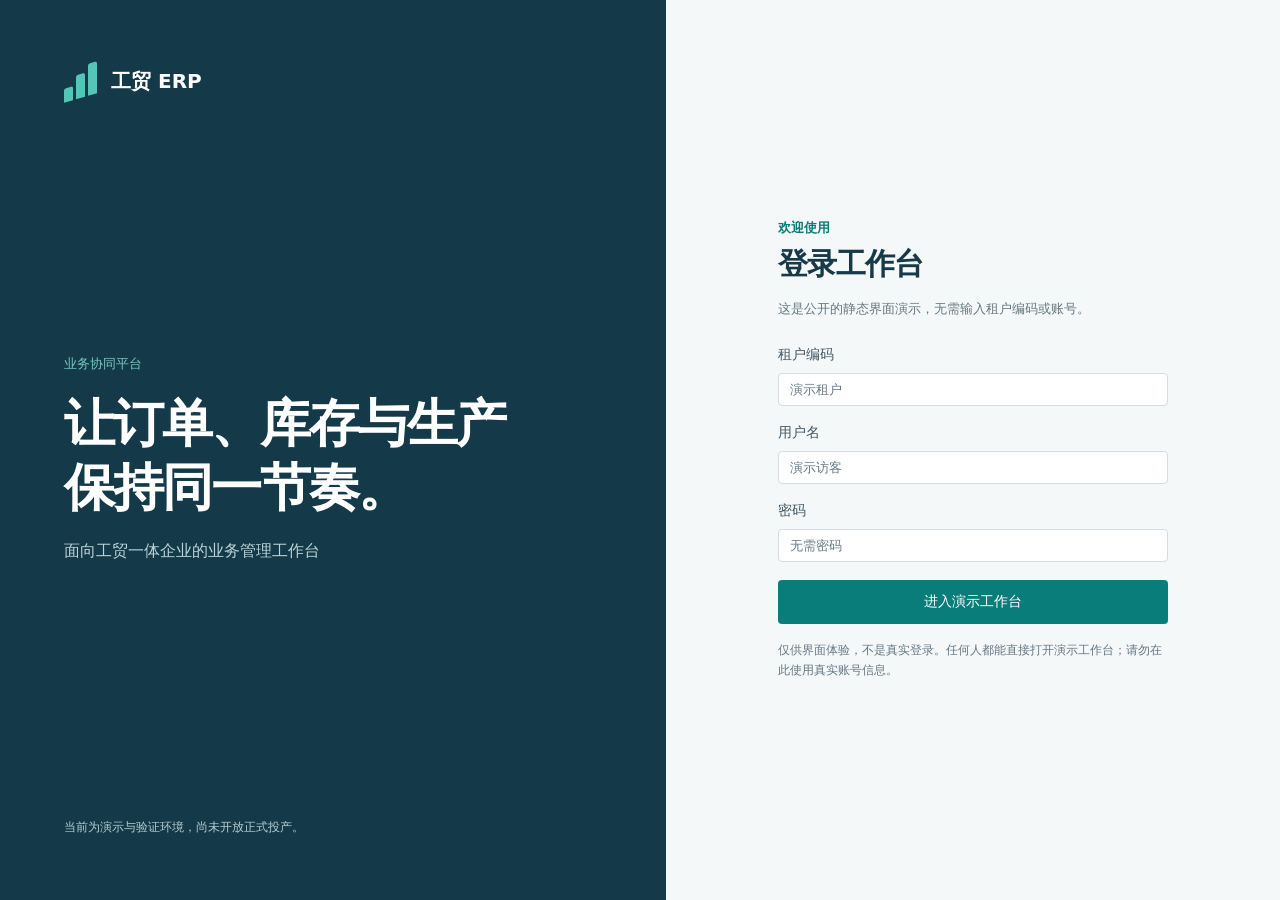
<file: index.html>
<!doctype html>
<html lang="zh-CN">
  <head>
    <meta charset="UTF-8" />
    <meta name="viewport" content="width=device-width, initial-scale=1" />
    <meta http-equiv="Content-Security-Policy" content="default-src 'self'; connect-src 'none'; img-src 'self' data:; script-src 'self'; style-src 'self'; object-src 'none'; base-uri 'none'; form-action 'none'" />
    <meta name="description" content="工贸 ERP 静态界面演示入口。无密码验证，不连接真实 ERP。" />
    <meta name="theme-color" content="#102b3b" />
    <title>进入演示 · 工贸 ERP</title>
    <link rel="stylesheet" href="./styles.css" />
  </head>
  <body class="demo-login-page">
    <a class="skip-link" href="#demo-login-content">跳转到演示入口</a>
    <main class="demo-login-layout" id="demo-login-content">
      <section class="demo-login-intro" aria-label="系统介绍">
        <div class="demo-login-brand">
          <span class="brand-mark" aria-hidden="true"><i></i><i></i><i></i></span>
          <strong>工贸 ERP</strong>
        </div>
        <div class="demo-login-message">
          <p>业务协同平台</p>
          <h1><span>让订单、库存与生产</span><span>保持同一节奏。</span></h1>
          <span>面向工贸一体企业的业务管理工作台</span>
        </div>
        <small>当前为演示与验证环境，尚未开放正式投产。</small>
      </section>
      <section class="demo-login-panel" aria-labelledby="demo-login-title">
        <div class="demo-login-card">
          <p class="demo-login-eyebrow">欢迎使用</p>
          <h2 id="demo-login-title">登录工作台</h2>
          <p class="demo-login-description">这是公开的静态界面演示，无需输入租户编码或账号。</p>
          <div class="demo-login-fields" aria-label="演示身份信息，无需填写">
            <div class="demo-login-field"><span>租户编码</span><div>演示租户</div></div>
            <div class="demo-login-field"><span>用户名</span><div>演示访客</div></div>
            <div class="demo-login-field"><span>密码</span><div>无需密码</div></div>
          </div>
          <a class="demo-login-button" href="./app.html#/home">进入演示工作台</a>
          <p class="demo-login-notice">仅供界面体验，不是真实登录。任何人都能直接打开演示工作台；请勿在此使用真实账号信息。</p>
        </div>
      </section>
    </main>
  </body>
</html>
</file>
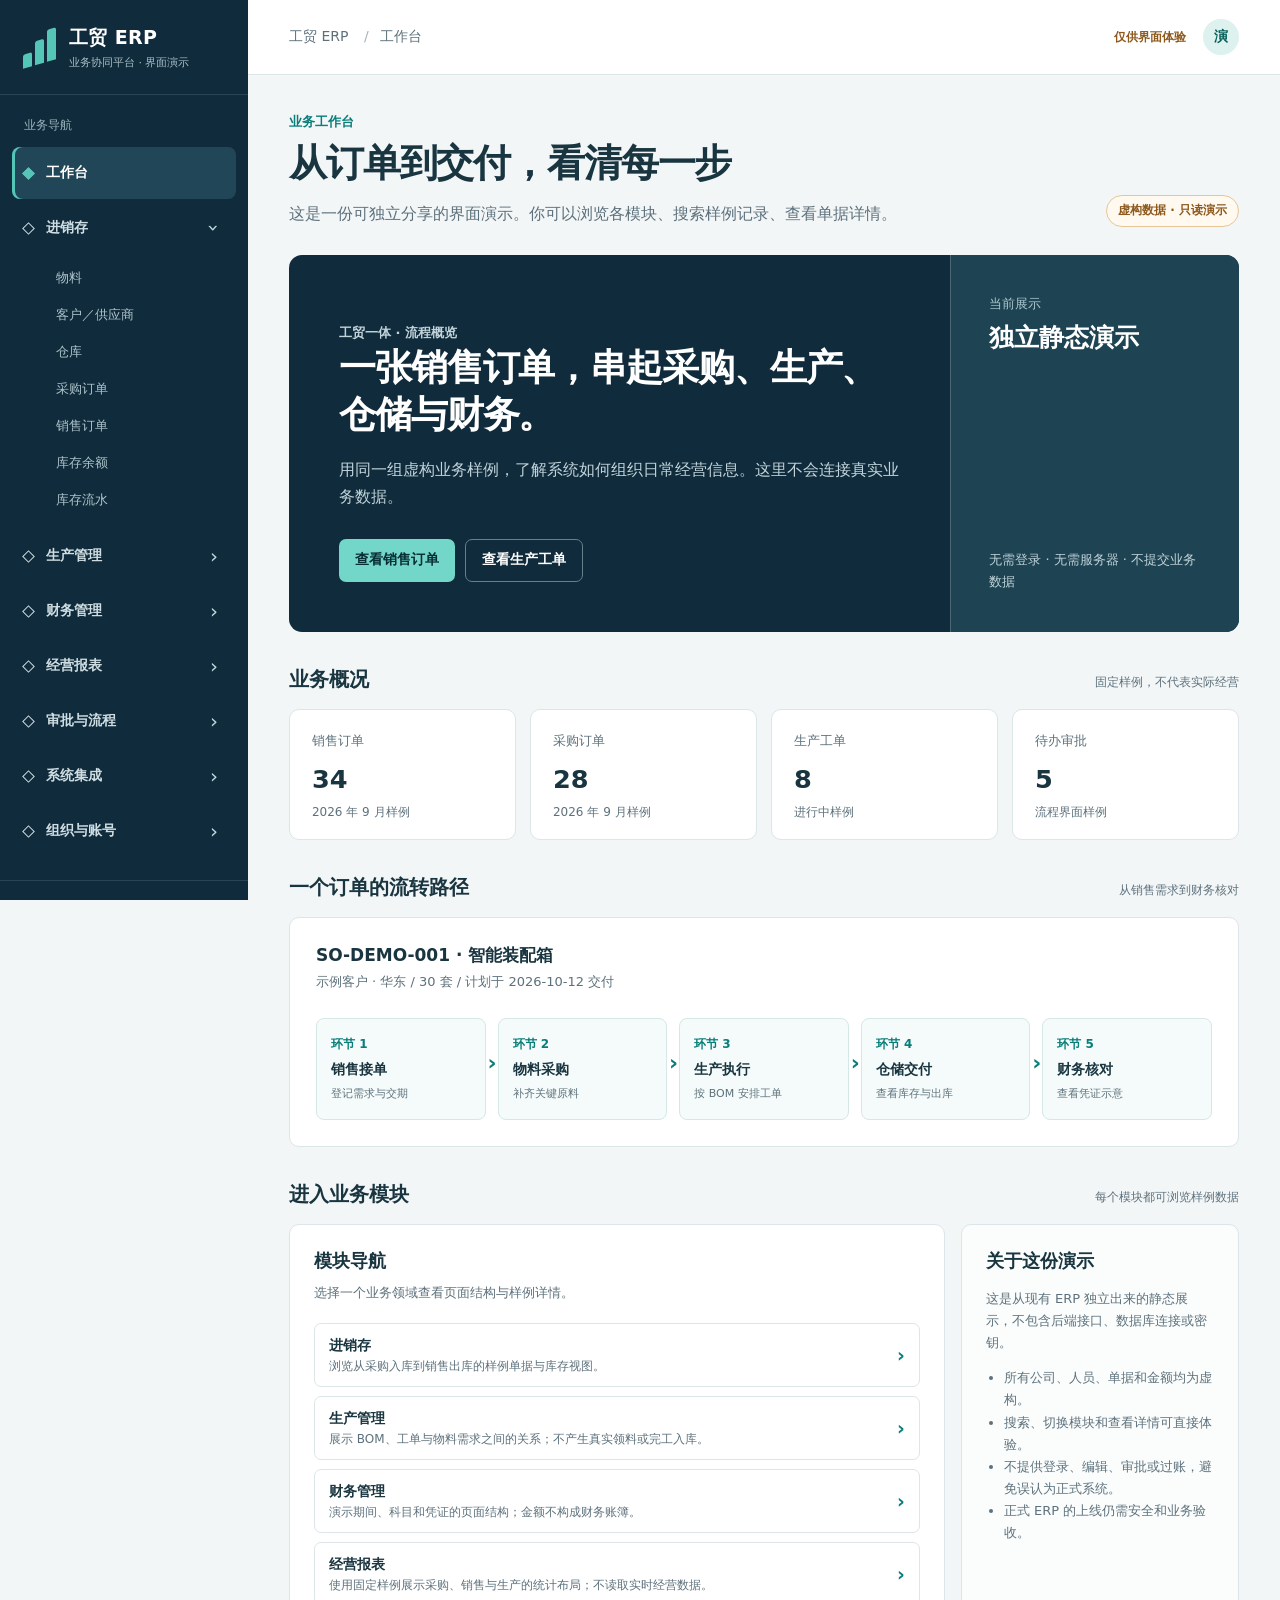
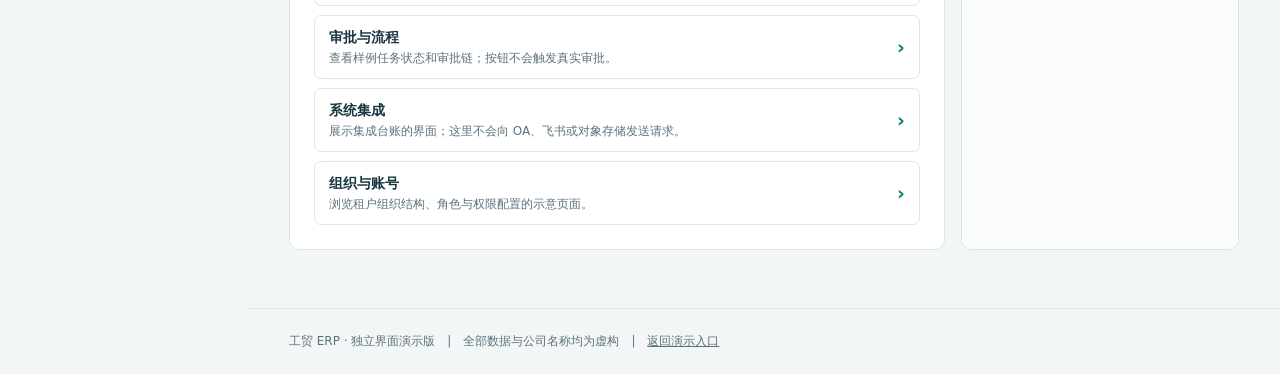
<file: app.html>
<!doctype html>
<html lang="zh-CN">
  <head>
    <meta charset="UTF-8" />
    <meta name="viewport" content="width=device-width, initial-scale=1" />
    <meta http-equiv="Content-Security-Policy" content="default-src 'self'; connect-src 'none'; img-src 'self' data:; script-src 'self'; style-src 'self'; object-src 'none'; base-uri 'none'; form-action 'none'" />
    <meta name="description" content="工贸 ERP 独立界面演示。全部内容为虚构样例，不连接业务系统。" />
    <meta name="theme-color" content="#102b3b" />
    <title>工贸 ERP · 界面演示</title>
    <link rel="stylesheet" href="./styles.css" />
    <script src="./app.js" defer></script>
  </head>
  <body>
    <a class="skip-link" href="#main-content">跳转到主内容</a>
    <div class="site-shell">
      <aside class="sidebar" id="sidebar" aria-label="业务导航">
        <a class="brand" href="#/home" aria-label="工贸 ERP 演示工作台">
          <span class="brand-mark" aria-hidden="true"><i></i><i></i><i></i></span>
          <span><strong>工贸 ERP</strong><small>业务协同平台 · 界面演示</small></span>
        </a>
        <div class="sidebar-inner">
          <p class="nav-caption">业务导航</p>
          <nav id="nav" aria-label="模块导航"></nav>
        </div>
        <div class="sidebar-note">
          <span class="demo-light" aria-hidden="true"></span><strong>独立演示版</strong>
          <p>只展示虚构数据；不会访问正式 ERP，也不会保存业务操作。</p>
        </div>
      </aside>

      <div class="main-column">
        <header class="topbar">
          <button class="mobile-menu" id="mobile-menu" type="button" aria-label="打开业务导航" aria-controls="sidebar" aria-expanded="false">
            <span></span><span></span><span></span>
          </button>
          <div class="breadcrumb" id="breadcrumb" aria-label="当前位置">工贸 ERP <span>/</span> 工作台</div>
          <div class="topbar-right">
            <span class="topbar-demo">仅供界面体验</span>
            <span class="avatar" aria-label="演示用户">演</span>
          </div>
        </header>
        <main id="main-content" tabindex="-1"></main>
        <footer class="site-footer">工贸 ERP · 独立界面演示版　|　全部数据与公司名称均为虚构　|　<a href="./index.html">返回演示入口</a></footer>
      </div>
    </div>
    <button class="nav-backdrop" id="nav-backdrop" type="button" aria-label="关闭业务导航" hidden></button>
    <dialog id="detail-dialog" class="detail-dialog" aria-labelledby="dialog-title">
      <div class="dialog-head">
        <div><span class="dialog-eyebrow">样例详情</span><h2 id="dialog-title">业务单据</h2></div>
        <button id="close-dialog" type="button" class="icon-close" aria-label="关闭详情">×</button>
      </div>
      <div id="dialog-content"></div>
      <p class="dialog-note">此处仅供查看示例，不会提交、审批或过账。</p>
    </dialog>
    <div class="sr-only" id="status" role="status" aria-live="polite"></div>
  </body>
</html>
</file>
<file: styles.css>
:root {
  color-scheme: light;
  font-family: "Inter", "PingFang SC", "Microsoft YaHei", system-ui, sans-serif;
  font-size: 16px;
  color: #193540;
  background: #f3f6f7;
  --nav: #102b3b;
  --nav-hover: #214657;
  --teal: #087d79;
  --teal-dark: #076763;
  --mint: #55c5b7;
  --paper: #ffffff;
  --canvas: #f3f6f7;
  --ink: #193540;
  --muted: #5d717c;
  --line: #dce5e8;
  --soft: #eaf4f2;
  --amber: #8d591d;
}

* { box-sizing: border-box; }
html { scroll-behavior: smooth; }
body { margin: 0; min-width: 320px; }
button, input { font: inherit; }
button { cursor: pointer; }
a { color: inherit; }
:focus-visible { outline: 3px solid #2a9f9b; outline-offset: 3px; }
[hidden] { display: none !important; }
.sr-only { position: absolute; width: 1px; height: 1px; padding: 0; margin: -1px; overflow: hidden; clip: rect(0, 0, 0, 0); white-space: nowrap; border: 0; }
.skip-link { position: fixed; z-index: 100; top: -60px; left: 12px; padding: 10px 16px; background: white; border: 2px solid var(--teal); text-decoration: none; }
.skip-link:focus { top: 12px; }

.site-shell { min-height: 100vh; display: grid; grid-template-columns: 248px minmax(0, 1fr); }
.sidebar { position: sticky; top: 0; height: 100vh; display: flex; flex-direction: column; overflow-y: auto; background: var(--nav); color: #ecf5f6; z-index: 30; }
.brand { min-height: 95px; padding: 24px 23px; display: flex; gap: 13px; align-items: center; border-bottom: 1px solid #294453; color: white; text-decoration: none; }
.brand strong, .brand small { display: block; }
.brand strong { font-size: 19px; letter-spacing: .02em; }
.brand small { margin-top: 4px; font-size: 11px; color: #a9bdc6; }
.brand-mark { width: 33px; height: 34px; display: flex; align-items: flex-end; gap: 3px; transform: skewY(-16deg); flex: none; }
.brand-mark i { display: block; flex: 1; background: var(--mint); border-radius: 2px 2px 0 0; }
.brand-mark i:nth-child(1) { height: 14px; }
.brand-mark i:nth-child(2) { height: 24px; }
.brand-mark i:nth-child(3) { height: 32px; }
.sidebar-inner { padding: 22px 12px 20px; flex: 1; }
.nav-caption { margin: 0 12px 13px; color: #9bb4be; font-size: 12px; }
.nav-row { display: flex; align-items: center; min-height: 52px; border-radius: 8px; margin: 3px 0; }
.nav-row:hover, .nav-row.active { background: var(--nav-hover); }
.nav-row.active { box-shadow: inset 3px 0 0 var(--mint); }
.nav-link { display: flex; align-items: center; min-height: 52px; flex: 1; min-width: 0; gap: 13px; padding: 10px 12px; color: #cfdee3; text-decoration: none; font-size: 14px; font-weight: 600; }
.nav-row.active .nav-link { color: white; }
.nav-icon { width: 9px; height: 9px; border: 1.5px solid currentColor; transform: rotate(45deg); flex: none; }
.nav-row.active .nav-icon { background: var(--mint); border-color: var(--mint); }
.nav-expand { width: 44px; height: 44px; flex: none; border: 0; border-radius: 8px; color: #bfdae0; background: none; font-size: 20px; line-height: 1; }
.nav-expand:hover { background: #2c5868; color: white; }
.nav-expand[aria-expanded="true"] .chevron { transform: rotate(90deg); }
.chevron { display: block; transition: transform .18s ease; }
.subnav { padding: 3px 0 9px 33px; display: grid; gap: 1px; }
.subnav a { display: block; padding: 9px 11px; border-radius: 6px; color: #aec4cc; font-size: 13px; text-decoration: none; }
.subnav a:hover, .subnav a.active { color: white; background: #214657; }
.subnav a.active { box-shadow: inset 2px 0 0 var(--mint); }
.sidebar-note { padding: 22px 24px 26px; border-top: 1px solid #294453; font-size: 12px; line-height: 1.6; }
.sidebar-note strong { font-weight: 600; }
.sidebar-note p { margin: 10px 0 0; color: #a9bdc6; }
.demo-light { display: inline-block; width: 8px; height: 8px; margin-right: 8px; border-radius: 50%; background: #e4af64; }

.main-column { min-width: 0; display: flex; flex-direction: column; }
.topbar { height: 75px; display: flex; align-items: center; justify-content: space-between; gap: 16px; padding: 0 clamp(20px, 3.2vw, 48px); background: white; border-bottom: 1px solid var(--line); }
.breadcrumb { min-width: 0; flex: 1; color: var(--muted); font-size: 14px; }
.breadcrumb span { padding: 0 11px; color: #a4b4bb; }
.topbar-right { display: flex; align-items: center; gap: 17px; }
.topbar-demo { color: var(--amber); font-size: 12px; font-weight: 600; }
.avatar { width: 36px; height: 36px; display: grid; place-items: center; border-radius: 50%; color: #075f5a; background: #ddf1ee; font-size: 14px; font-weight: 700; }
.mobile-menu { display: none; width: 44px; height: 44px; padding: 12px 10px; border: 1px solid var(--line); border-radius: 8px; background: white; }
.mobile-menu span { display: block; height: 2px; margin: 4px 0; background: var(--ink); }
.nav-backdrop { display: none; }

#main-content { width: min(100%, 1500px); min-width: 0; flex: 1; margin: 0 auto; padding: 38px clamp(20px, 3.2vw, 48px) 58px; outline: none; }
.page-heading { display: flex; align-items: flex-end; justify-content: space-between; gap: 24px; margin-bottom: 28px; }
.eyebrow { margin: 0 0 9px; color: var(--teal); font-size: 13px; font-weight: 700; }
h1 { margin: 0; font-size: clamp(28px, 3vw, 38px); line-height: 1.25; letter-spacing: -.03em; }
.page-lead { max-width: 680px; margin: 12px 0 0; color: var(--muted); line-height: 1.7; }
.demo-pill { flex: none; display: inline-flex; align-items: center; min-height: 32px; padding: 5px 11px; border: 1px solid #e6c697; border-radius: 100px; color: var(--amber); background: #fff9ef; font-size: 12px; font-weight: 700; }
.site-footer { padding: 24px clamp(20px, 3.2vw, 48px); color: var(--muted); border-top: 1px solid var(--line); font-size: 12px; }

.hero { display: grid; grid-template-columns: minmax(0, 1.6fr) minmax(250px, .7fr); overflow: hidden; border-radius: 13px; background: var(--nav); color: white; }
.hero-main { padding: clamp(30px, 4vw, 50px); }
.hero-kicker { margin: 0 0 12px; color: #80d3c8; font-size: 13px; font-weight: 700; }
.hero h2 { max-width: 620px; margin: 0; font-size: clamp(24px, 3vw, 37px); line-height: 1.28; letter-spacing: -.03em; }
.hero p { max-width: 570px; margin: 17px 0 0; color: #c1d4db; line-height: 1.7; }
.hero-actions { display: flex; flex-wrap: wrap; gap: 10px; margin-top: 29px; }
.primary-link, .secondary-link, .ghost-button { min-height: 43px; display: inline-flex; align-items: center; justify-content: center; padding: 10px 16px; border-radius: 7px; font-size: 14px; font-weight: 600; text-decoration: none; }
.primary-link { color: #082e36; background: #72d7c8; }
.primary-link:hover { background: #92e3d8; }
.secondary-link { color: white; border: 1px solid #63828d; }
.secondary-link:hover { background: #294958; }
.ghost-button { color: var(--teal-dark); background: white; border: 1px solid var(--line); }
.ghost-button:hover { background: var(--soft); }
.hero-side { padding: clamp(30px, 3vw, 42px); display: flex; flex-direction: column; justify-content: space-between; background: #1e4352; border-left: 1px solid #4a6974; }
.hero-side span { color: #abc7ce; font-size: 13px; }
.hero-side strong { display: block; margin-top: 8px; font-size: 25px; }
.hero-side p { margin: 30px 0 0; color: #c1d4db; font-size: 13px; line-height: 1.7; }

.section-head { display: flex; justify-content: space-between; align-items: baseline; gap: 16px; margin: 34px 0 16px; }
.section-head h2 { margin: 0; font-size: 20px; }
.section-head span { color: var(--muted); font-size: 12px; }
.metric-grid { display: grid; grid-template-columns: repeat(4, minmax(0, 1fr)); gap: 14px; }
.metric { padding: 22px 22px 18px; background: white; border: 1px solid var(--line); border-radius: 10px; }
.metric-label { display: block; color: var(--muted); font-size: 13px; }
.metric strong { display: block; margin-top: 14px; font-size: clamp(23px, 2vw, 31px); line-height: 1.2; font-variant-numeric: tabular-nums; }
.metric small { display: block; margin-top: 9px; color: var(--muted); font-size: 12px; }
.metric small.up { color: var(--teal-dark); }
.metric small.warn { color: var(--amber); }
.flow-card, .panel, .notice-card { background: white; border: 1px solid var(--line); border-radius: 10px; }
.flow-card { padding: 26px; }
.flow-card h3 { margin: 0 0 6px; font-size: 17px; }
.flow-card > p { margin: 0; color: var(--muted); font-size: 13px; }
.flow-line { display: grid; grid-template-columns: repeat(5, minmax(0, 1fr)); gap: 12px; margin-top: 27px; }
.flow-step { position: relative; min-width: 0; padding: 17px 14px; border: 1px solid #d5e8e5; border-radius: 8px; background: #f5fbfa; }
.flow-step:not(:last-child)::after { content: '›'; position: absolute; right: -12px; top: 31px; z-index: 1; color: var(--teal); font-size: 22px; font-weight: 700; }
.flow-step span { display: block; color: var(--teal); font-size: 12px; font-weight: 700; }
.flow-step strong { display: block; margin-top: 8px; font-size: 14px; }
.flow-step small { display: block; margin-top: 7px; color: var(--muted); font-size: 11px; line-height: 1.5; }
.content-grid { display: grid; grid-template-columns: minmax(0, 1.65fr) minmax(250px, .7fr); gap: 16px; }
.panel { min-width: 0; padding: 24px; }
.panel h2, .notice-card h2 { margin: 0 0 15px; font-size: 18px; }
.panel-intro { margin: -5px 0 19px; color: var(--muted); font-size: 13px; line-height: 1.6; }
.notice-card { padding: 24px; background: #fbfdfd; }
.notice-card p, .notice-card li { color: var(--muted); font-size: 13px; line-height: 1.7; }
.notice-card ul { padding-left: 18px; margin: 12px 0 0; }
.module-links { display: grid; gap: 9px; }
.module-link { display: flex; align-items: center; justify-content: space-between; gap: 15px; min-height: 58px; padding: 11px 14px; border: 1px solid var(--line); border-radius: 7px; text-decoration: none; }
.module-link:hover { border-color: #83bdb9; background: #f5fbfa; }
.module-link strong { font-size: 14px; }
.module-link small { display: block; margin-top: 3px; color: var(--muted); font-size: 12px; }
.module-link b { color: var(--teal); font-size: 19px; }

.tab-list { display: flex; flex-wrap: wrap; gap: 8px; margin: 0 0 19px; }
.tab-list a { display: inline-flex; align-items: center; min-height: 42px; padding: 8px 13px; border: 1px solid var(--line); border-radius: 7px; color: var(--muted); background: white; text-decoration: none; font-size: 13px; }
.tab-list a:hover { border-color: #82bdb9; }
.tab-list a.active { color: white; border-color: var(--teal); background: var(--teal); }
.table-toolbar { display: flex; justify-content: space-between; align-items: center; gap: 16px; margin-bottom: 16px; }
.table-toolbar h2 { margin: 0; font-size: 18px; }
.search-label { width: min(260px, 100%); color: var(--muted); font-size: 12px; }
.search-label span { display: block; margin-bottom: 5px; }
.search-label input { width: 100%; min-height: 41px; padding: 9px 11px; border: 1px solid #c9d7dc; border-radius: 7px; color: var(--ink); background: white; font-size: 14px; }
.search-label input::placeholder { color: #74858e; }
.table-scroll { max-width: 100%; overflow-x: auto; }
table { width: 100%; min-width: 680px; border-collapse: collapse; text-align: left; }
th { padding: 12px 14px; color: #667984; background: #f6f9f9; font-size: 12px; font-weight: 700; white-space: nowrap; }
td { padding: 14px; border-bottom: 1px solid #e8eef0; font-size: 13px; line-height: 1.5; white-space: nowrap; }
tbody tr:last-child td { border-bottom: 0; }
td:first-child { color: var(--ink); font-weight: 600; }
.number { font-variant-numeric: tabular-nums; white-space: nowrap; }
.status-tag { display: inline-block; min-width: 68px; padding: 5px 8px; border-radius: 5px; color: #066962; background: #e1f2ef; font-size: 12px; font-weight: 700; text-align: center; white-space: nowrap; }
.status-tag.pending { color: var(--amber); background: #fff3dc; }
.status-tag.neutral { color: #526a77; background: #eaf0f2; }
.text-button { padding: 8px 4px; border: 0; color: var(--teal-dark); background: transparent; font-size: 13px; font-weight: 700; text-decoration: underline; text-underline-offset: 3px; }
.text-button:hover { color: #044c49; }
.empty-state { padding: 30px 12px; color: var(--muted); text-align: center; font-size: 13px; }
.table-footer { margin: 14px 0 0; color: var(--muted); font-size: 12px; }

.detail-dialog { width: min(520px, calc(100vw - 32px)); max-height: min(82vh, 700px); padding: 0; border: 1px solid var(--line); border-radius: 12px; color: var(--ink); box-shadow: 0 22px 60px #0b27324d; }
.detail-dialog::backdrop { background: #0a2435a8; }
.dialog-head { display: flex; align-items: flex-start; justify-content: space-between; padding: 25px 27px 18px; border-bottom: 1px solid var(--line); }
.dialog-eyebrow { color: var(--teal); font-size: 12px; font-weight: 700; }
.dialog-head h2 { margin: 6px 0 0; font-size: 22px; }
.icon-close { width: 42px; height: 42px; border: 1px solid var(--line); border-radius: 7px; color: var(--ink); background: white; font-size: 26px; line-height: 1; }
.icon-close:hover { background: var(--soft); }
.detail-list { display: grid; grid-template-columns: 120px minmax(0, 1fr); gap: 14px 20px; margin: 0; padding: 24px 27px; font-size: 14px; }
.detail-list dt { color: var(--muted); }
.detail-list dd { margin: 0; overflow-wrap: anywhere; font-weight: 600; }
.dialog-note { margin: 0; padding: 16px 27px 22px; border-top: 1px solid var(--line); color: var(--muted); background: #f8fbfb; font-size: 12px; line-height: 1.6; }

@media (max-width: 1120px) {
  .metric-grid { grid-template-columns: repeat(2, minmax(0, 1fr)); }
  .flow-line { grid-template-columns: repeat(3, minmax(0, 1fr)); }
  .flow-step::after { display: none; }
}
@media (max-width: 900px) {
  .site-shell { display: block; }
  .sidebar { position: fixed; left: 0; top: 0; width: min(300px, 86vw); transform: translateX(-102%); transition: transform .22s ease; }
  .sidebar.is-open { transform: translateX(0); }
  .mobile-menu { display: block; }
  .nav-backdrop:not([hidden]) { display: block; position: fixed; inset: 0; z-index: 20; border: 0; background: #0a24359c; }
  .topbar { height: 66px; }
  .hero, .content-grid { grid-template-columns: minmax(0, 1fr); }
  .hero-side { border-left: 0; border-top: 1px solid #4a6974; }
  .hero-side p { margin-top: 14px; }
}
@media (max-width: 620px) {
  #main-content { padding-top: 28px; }
  .topbar-demo { display: none; }
  .page-heading { display: block; }
  .demo-pill { margin-top: 18px; }
  .metric-grid { gap: 10px; }
  .metric { padding: 17px; }
  .flow-line { grid-template-columns: 1fr; }
  .flow-step { padding: 14px; }
  .table-toolbar { align-items: stretch; flex-direction: column; }
  .search-label { width: 100%; }
  .panel, .notice-card, .flow-card { padding: 18px; }
  .breadcrumb { overflow: hidden; text-overflow: ellipsis; white-space: nowrap; }
  .detail-list { grid-template-columns: 1fr; gap: 3px; }
  .detail-list dd { margin-bottom: 9px; }
}
@media (prefers-reduced-motion: reduce) {
  html { scroll-behavior: auto; }
  .sidebar, .chevron { transition: none; }
}

/* GitHub Pages demo entry: an invitation, not an authentication form. */
.entry-page { min-height: 100vh; background: var(--paper); }
.entry-layout { display: grid; grid-template-columns: minmax(0, 1.1fr) minmax(420px, .9fr); min-height: 100vh; }
.entry-story { display: flex; flex-direction: column; justify-content: space-between; gap: 46px; min-width: 0; padding: clamp(30px, 4.5vw, 68px); color: white; background: radial-gradient(circle at 90% 5%, #245767 0, transparent 39%), linear-gradient(145deg, #102b3b 0%, #123b49 68%, #0b5554 100%); }
.entry-story-top { display: flex; align-items: center; gap: 14px; }
.entry-story-brand strong, .entry-story-brand small { display: block; }
.entry-story-brand strong { font-size: 19px; letter-spacing: .015em; }
.entry-story-brand small { margin-top: 3px; color: #a8ccd0; font-size: 12px; }
.entry-story-body { width: min(100%, 690px); margin: auto 0; }
.entry-kicker, .entry-access-kicker { margin: 0; color: #72d8ca; font-size: 12px; font-weight: 700; letter-spacing: .16em; }
.entry-story h1 { margin: 19px 0 20px; max-width: 620px; font-size: clamp(32px, 3.3vw, 53px); font-weight: 750; letter-spacing: -.04em; line-height: 1.18; }
.entry-story-body > p:not(.entry-kicker) { max-width: 540px; margin: 0; color: #c8dcdf; font-size: 15px; line-height: 1.85; }
.entry-flow { display: grid; grid-template-columns: repeat(4, minmax(0, 1fr)); gap: 16px; margin: 48px 0 0; padding: 0; list-style: none; counter-reset: entry-step; }
.entry-flow li { min-width: 0; padding-top: 18px; border-top: 1px solid #83b4b855; counter-increment: entry-step; }
.entry-flow li::before { content: '0' counter(entry-step); display: block; margin-bottom: 19px; color: #79d9c9; font-size: 12px; font-weight: 700; }
.entry-flow span, .entry-flow small { display: block; }
.entry-flow span { font-size: 14px; font-weight: 700; }
.entry-flow small { margin-top: 7px; color: #aac7ce; font-size: 11px; line-height: 1.5; }
.entry-story-foot { margin: 0; color: #a8c5cc; font-size: 12px; }
.entry-access { display: grid; place-items: center; min-width: 0; padding: 48px clamp(30px, 5vw, 96px); background: #f8fbfb; }
.entry-access-inner { width: min(100%, 440px); }
.entry-access-mark { display: inline-flex; align-items: center; gap: 10px; margin-bottom: clamp(48px, 9vh, 104px); color: var(--nav); font-size: 13px; font-weight: 800; letter-spacing: .02em; }
.entry-access-mark span { padding: 5px 8px; border: 1px solid #beddd8; border-radius: 4px; color: var(--teal-dark); background: #eaf6f3; font-size: 11px; font-weight: 700; }
.entry-access-kicker { color: var(--teal); }
.entry-access h2 { margin: 13px 0 13px; color: var(--nav); font-size: clamp(29px, 2.5vw, 38px); line-height: 1.24; }
.entry-access-lead { margin: 0; color: var(--muted); font-size: 14px; line-height: 1.75; }
.entry-identity { display: flex; align-items: center; gap: 13px; margin: 38px 0 17px; padding: 17px; border: 1px solid var(--line); border-radius: 9px; background: white; }
.entry-identity-avatar { display: grid; place-items: center; flex: 0 0 42px; height: 42px; border-radius: 50%; color: var(--teal-dark); background: #dcefeb; font-size: 15px; font-weight: 800; }
.entry-identity strong, .entry-identity small { display: block; }
.entry-identity strong { font-size: 14px; }
.entry-identity small { margin-top: 5px; color: var(--muted); font-size: 12px; }
.entry-button { display: flex; align-items: center; justify-content: space-between; min-height: 50px; padding: 12px 19px; border-radius: 7px; color: white; background: var(--teal); font-size: 14px; font-weight: 700; text-decoration: none; transition: background .18s ease, transform .18s ease; }
.entry-button:hover { background: var(--teal-dark); transform: translateY(-1px); }
.entry-button span { font-size: 22px; line-height: 1; }
.entry-hint { margin: 15px 0 0; color: var(--muted); font-size: 12px; line-height: 1.7; }
.entry-divider { height: 1px; margin: 35px 0 20px; background: var(--line); }
.entry-meta { margin: 0; color: #6b7e88; font-size: 12px; line-height: 1.65; }
@media (max-width: 900px) {
  .entry-layout { display: flex; flex-direction: column; }
  .entry-access { order: -1; min-height: 70vh; padding: 42px 24px 48px; }
  .entry-access-mark { margin-bottom: 56px; }
  .entry-story { gap: 32px; padding: 35px 24px; }
  .entry-story-body { margin: 0; }
  .entry-flow { margin-top: 36px; }
}
@media (max-width: 620px) {
  .entry-access { min-height: 0; }
  .entry-story h1 { font-size: 34px; }
  .entry-flow { grid-template-columns: repeat(2, minmax(0, 1fr)); gap: 21px; }
}
@media (prefers-reduced-motion: reduce) {
  .entry-button { transition: none; }
}

/* The public demo entrance mirrors the real ERP login layout. */
.demo-login-page { min-height: 100vh; background: #f5f8f8; }
.demo-login-layout { display: grid; grid-template-columns: minmax(0, 1fr) minmax(440px, 48%); min-height: 100vh; }
.demo-login-intro { display: flex; flex-direction: column; justify-content: space-between; min-width: 0; min-height: 100vh; padding: clamp(35px, 5vw, 72px); color: white; background: #143a49; }
.demo-login-brand { display: flex; align-items: center; gap: 14px; font-size: 20px; }
.demo-login-brand strong { font-weight: 700; }
.demo-login-message > p { margin: 0 0 18px; color: #76c8c0; font-size: 13px; }
.demo-login-message h1 { margin: 0 0 22px; font-size: clamp(32px, 4vw, 56px); line-height: 1.25; letter-spacing: -.04em; }
.demo-login-message h1 span { display: block; }
.demo-login-message > span { color: #bdd3d9; font-size: 16px; }
.demo-login-intro > small { color: #b4cdd3; font-size: 12px; }
.demo-login-panel { display: grid; place-items: center; min-width: 0; padding: 24px; }
.demo-login-card { width: min(100%, 390px); }
.demo-login-eyebrow { margin: 0 0 7px; color: #087d79; font-size: 13px; font-weight: 700; }
.demo-login-card h2 { margin: 0; color: #173948; font-size: 30px; letter-spacing: -.03em; }
.demo-login-description { margin: 14px 0 26px; color: #637783; font-size: 13px; line-height: 1.6; }
.demo-login-fields { display: grid; gap: 18px; }
.demo-login-field > span { display: block; margin-bottom: 9px; color: #405766; font-size: 14px; }
.demo-login-field > div { display: flex; align-items: center; min-height: 33px; padding: 4px 11px; border: 1px solid #d4dce2; border-radius: 4px; color: #667984; background: #fff; font-size: 13px; }
.demo-login-button { display: grid; place-items: center; min-height: 44px; margin-top: 18px; border-radius: 4px; color: white; background: #087d79; font-size: 14px; text-decoration: none; }
.demo-login-button:hover { background: #066864; }
.demo-login-notice { margin: 17px 0 0; color: #637783; font-size: 12px; line-height: 1.65; }
@media (max-width: 760px) {
  .demo-login-layout { display: block; }
  .demo-login-intro { min-height: 230px; padding: 28px 25px; }
  .demo-login-message > p, .demo-login-intro > small { display: none; }
  .demo-login-message h1 { margin-bottom: 10px; font-size: 28px; }
  .demo-login-message > span { font-size: 12px; }
  .demo-login-panel { padding: 56px 24px 48px; }
}
</file>
